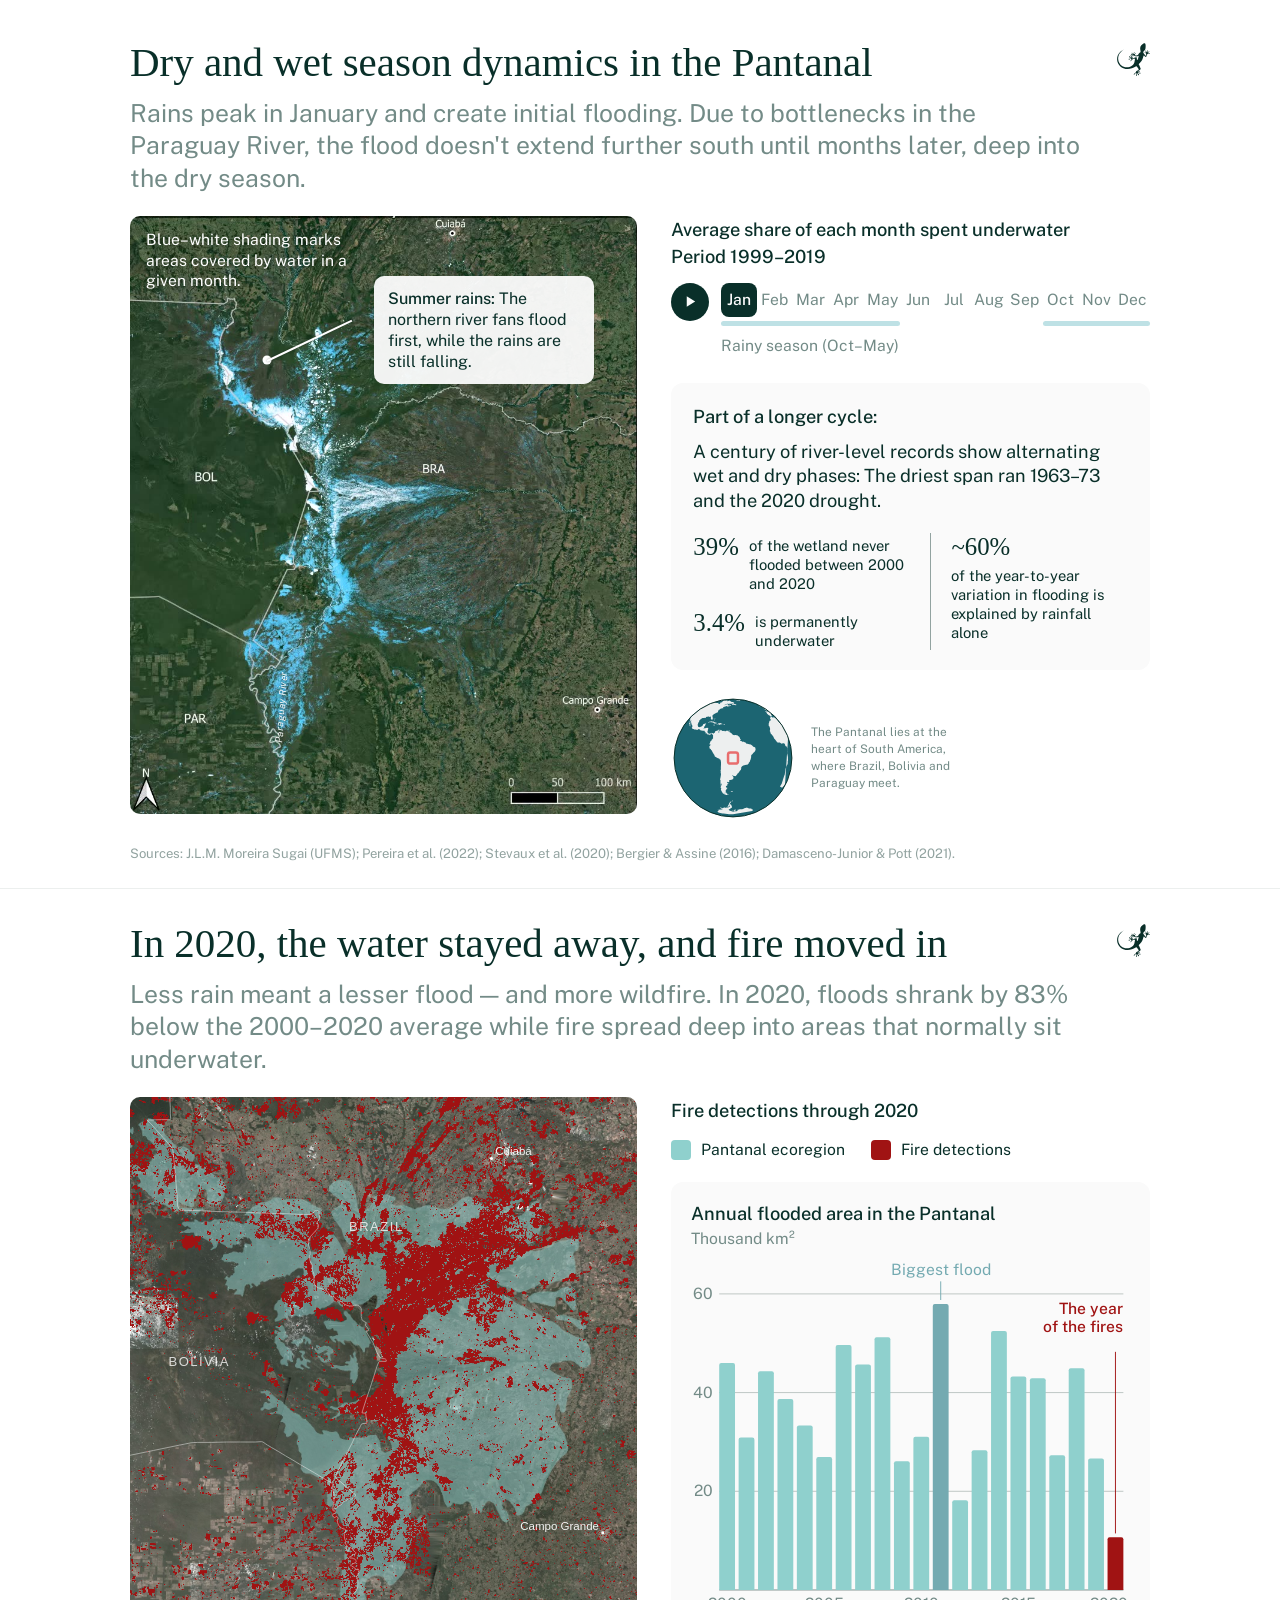
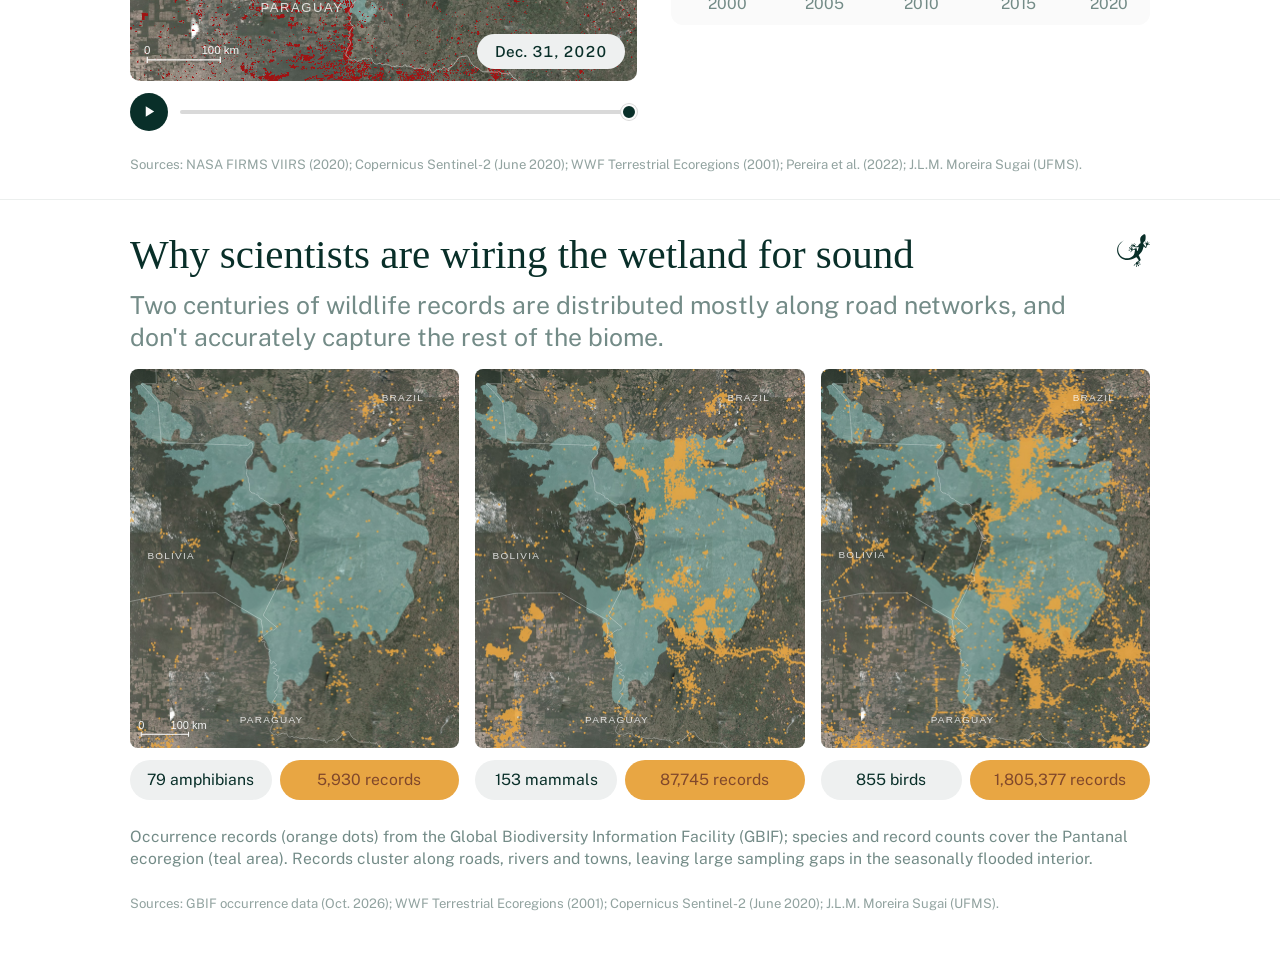
<file: index.html>
<!DOCTYPE html>
<html lang="en">
<head>
<meta charset="UTF-8">
<meta name="viewport" content="width=device-width, initial-scale=1.0">
<!-- lets Chrome 154+ size a host iframe to this page natively; other browsers use the shortcode's height formula -->
<meta name="responsive-embedded-sizing" content="allow-origins=*">
<title>Pantanal figures (2026_096)</title>
<link rel="preconnect" href="https://fonts.googleapis.com">
<link rel="preconnect" href="https://fonts.gstatic.com" crossorigin>
<link href="https://fonts.googleapis.com/css2?family=Public+Sans:wght@400;500;600&family=Rowan:wght@400;500&display=swap" rel="stylesheet">
<link rel="stylesheet" href="css/style.css">
<link rel="preload" as="image" href="assets/pdf_flood_july.jpg">
<link rel="preload" as="image" href="assets/pdf_fire_sep.jpg">
</head>
<body>

<!-- ============ Figure 1 — The dry and wet season dynamics in the Pantanal ============ -->
<section id="figure-1">
  <div class="wrap">
    <div class="card">
      <div class="fig-head">
        <h2 id="pulseHeading"></h2>
        <img class="fig-logo" src="assets/mongabay-logomark.svg" alt="Mongabay" width="40" height="40">
      </div>
      <div class="section-body" id="pulseBody"></div>
      <div class="two-col">
        <div>
          <div class="map-frame" id="pulseFrame">
            <video id="pulseVideo" src="assets/flood_monthly.mp4" poster="assets/flood_poster.jpg"
                   muted playsinline loop preload="auto"></video>
            <p class="map-overlay" id="pulseOverlay"></p>
            <span class="river-label">Paraguay River</span>
            <!-- callouts injected here -->
          </div>
        </div>
        <div>
          <p class="map-title"><span id="pulseMapTitle"></span><span class="map-title-period" id="pulseMapPeriod"></span></p>
          <div class="transport">
            <button class="playbtn" id="pulsePlay" aria-label="Play or pause the monthly flood animation"></button>
            <div class="month-dial">
              <div class="month-row" id="monthRow"></div>
              <div class="season-band" id="seasonBand"></div>
              <div class="season-label" id="seasonLabel"></div>
            </div>
          </div>
          <div class="cycle-panel">
            <p class="panel-lead" id="pulseCycleLead"></p>
            <p class="panel-body" id="pulseCycleNote"></p>
            <div class="stat-grid" id="pulseStats"></div>
          </div>
          <figure class="globe-row">
            <img src="assets/locator_globe.svg" alt="Globe centred on South America with the Pantanal marked in red">
            <figcaption id="pulseGlobeCaption"></figcaption>
          </figure>
        </div>
      </div>
      <p class="fig-sources" id="fig1Sources"></p>
    </div>
  </div>
</section>

<!-- ============ Figure 2 — In 2020 the water stayed away, and fire moved in ============ -->
<section id="figure-2">
  <div class="wrap">
    <div class="card">
      <div class="fig-head">
        <h2 id="fireHeading"></h2>
        <img class="fig-logo" src="assets/mongabay-logomark.svg" alt="Mongabay" width="40" height="40">
      </div>
      <div class="section-body" id="fireBody"></div>
      <div class="two-col">
        <div>
          <div class="map-frame">
            <img class="map-base" src="assets/fig2_basemap_photo.jpg"
                 alt="Satellite map of the Pantanal, teal ecoregion area with 2020 fire detections in red">
            <canvas id="fireCanvas" width="1320" height="1520" aria-hidden="true"></canvas>
            <img class="map-furniture" src="assets/fig2_overlay.svg" alt="" aria-hidden="true">
            <div class="date-chip" id="dateChip">Dec. 31, 2020</div>
          </div>
          <div class="transport">
            <button class="playbtn" id="firePlay" aria-label="Play or pause the 2020 flood and fire animation"></button>
            <input type="range" class="timeline" id="fireSlider" min="0" max="1000" value="0"
                   aria-label="Scrub through 2020">
          </div>
        </div>
        <div>
          <p class="map-title" id="fireMapTitle"></p>
          <div class="legend" id="fireLegend"></div>
          <div class="chart-block">
            <p class="chart-title" id="chartTitle"></p>
            <p class="chart-unit" id="chartUnit"></p>
            <svg id="floodChart" viewBox="0 0 560 450" role="img"
                 aria-label="Bar chart of annual flooded area in the Pantanal, 2000 to 2020"></svg>
          </div>
        </div>
      </div>
      <p class="fig-sources" id="fig2Sources"></p>
    </div>
  </div>
</section>

<!-- ============ Figure 3 — Why scientists are wiring the wetland for sound ============ -->
<section id="figure-3">
  <div class="wrap">
    <div class="card">
      <div class="fig-head">
        <h2 id="listenHeading"></h2>
        <img class="fig-logo" src="assets/mongabay-logomark.svg" alt="Mongabay" width="40" height="40">
      </div>
      <div class="section-body" id="listenBody"></div>
      <div class="gbif-grid" id="gbifGrid"></div>
      <p class="map-caption" id="gbifCaption"></p>
      <p class="fig-sources" id="fig3Sources"></p>
    </div>
  </div>
</section>

<script src="js/content.js"></script>
<script src="assets/fire_days.js"></script>
<script src="js/main.js"></script>
</body>
</html>
</file>
<file: css/style.css>
/* ============================================================
   Pantanal flood pulse × fire × bioacoustics — Mongabay style
   Layout and type follow Andrés's Illustrator redesign
   (2026_096_AA_Pantanal_v1.ai, 28 Oct), scaled from its
   1350 pt canvas to the page. Tokens first — adjust here.
   ============================================================ */

:root {
  /* Mongabay Design System tokens — adjust here */
  --pine: #092f29;         /* pine-green */
  --emerald: #006a54;      /* emerald-green */
  --charcoal: #181818;
  --gray-mid: #d9d9d9;     /* medium-gray / border */
  --offwhite: #eef0f0;     /* off-white (pills ground) */
  --white: #fcfcfc;
  --surface: #ffffff;      /* finished graphics sit on white, like the article page */
  --chart-panel: #fafafa;  /* chart + note panels */
  --hairline: #0f362e14;   /* line */
  --ink: #092f29;          /* text on light = pine */
  --tone-light: #738b87;   /* ink-muted: decks, captions, axis labels */
  --ink-subtle: #92a3a0;   /* source lines, panel divider */

  /* Data + map tokens — adjust here */
  --flood-teal: #8fd0cd;   /* bars + flood legend, matches the video's water */
  --flood-deep: #74aab1;   /* highlighted 2011 bar + its leader */
  --fire-red: #a01313;     /* 2020 bar, fire legend, red annotation */
  --flood-light: #bee1e5;  /* sky-blue: rainy-season band */
  --chart-grid: #788986;
  --tiger-orange: #e8a643;      /* GBIF dots + record pill background — adjust here */
  --tiger-orange-tone: #80482b; /* record pill text (brown) — adjust here */

  /* Typography — adjust font stacks and base size here */
  --font-serif: "Rowan", Georgia, serif;
  --font-sans: "Public Sans", Helvetica, Arial, sans-serif;
  --text-base: 16px;

  /* Layout — adjust page width and rhythm here */
  --maxw: 1060px;
  --gap: 28px;
  --radius: 10px;
}

* { box-sizing: border-box; margin: 0; padding: 0; }

html {
  font-size: var(--text-base);
  /* stop iOS Safari inflating text in the scaled embed (a 1060px layout
     in a phone-width frame triggers its desktop-site font boosting) */
  -webkit-text-size-adjust: 100%;
  text-size-adjust: 100%;
}

body {
  font-family: var(--font-sans);
  color: var(--ink);
  background: var(--surface);   /* white, matching the article page — adjust here */
  line-height: 1.5;
  -webkit-font-smoothing: antialiased;
}

.wrap {
  max-width: var(--maxw);
  margin: 0 auto;
  padding: 0 20px;
}

/* ---------------- figures (stand-alone cards) ---------------- */

section { padding: 24px 0; }
section:first-of-type { padding-top: 32px; }
section:last-of-type { padding-bottom: 48px; }

/* figures flow on the white page; a hairline separates them in the compiled view */
body:not(.solo) section + section { border-top: 1px solid var(--hairline); }

/* embed fill mode (?fig=N&fill=1): the card stretches to the iframe height
   and spare pixels spread into the gaps between its blocks */
body.solo.fill { min-height: 100vh; display: flex; flex-direction: column; }

/* embed scale mode: the solo page renders its full 1060px two-column
   design and is scaled to the frame width, like a static figure */
body.scaled { overflow-x: hidden; }
/* no section padding in embeds: a fixed (unscaled) offset above the wrap
   would push the figure's bottom past the aspect-ratio-sized frame */
body.scaled.solo.fill section { flex: none; display: block; padding: 0 !important; }
body.scaled.solo.fill section .wrap {
  display: block;
  width: 1060px;
  max-width: 1060px;
  transform-origin: 0 0;
}
/* freeze the fluid type at its design (1060px) size so the scale is uniform */
body.scaled h2 { font-size: 2.56rem; }
body.scaled .fig-logo { width: 2.05rem; }
body.scaled .section-body p { font-size: 1.55rem; }
body.scaled .map-title { font-size: 1.14rem; }
body.scaled .map-overlay { font-size: 0.98rem; }
body.scaled .callout .box { width: 22ch; font-size: 1rem; }
body.scaled .month-cell, body.scaled .season-label { font-size: 0.98rem; }
body.solo.fill section { flex: 1; display: flex; }
body.solo.fill section .wrap { flex: 1; display: flex; flex-direction: column; width: 100%; }
body.solo.fill .card { flex: 1; display: flex; flex-direction: column; justify-content: space-between; }

.card { padding: 6px 0 0; }

.fig-head {
  display: flex;
  justify-content: space-between;
  align-items: flex-start;
  gap: 16px;
  margin-bottom: 10px;
}
.fig-head h2 { margin-bottom: 0; }

/* lizard mark: 0.8 × the title size, as in the static graphics */
.fig-logo {
  flex: none;
  width: clamp(1.3rem, 3vw, 2.05rem);   /* adjust mark size here */
  height: auto;
  margin-top: 0.3rem;
}

h2 {
  font-family: var(--font-serif);
  font-weight: 400;
  font-size: clamp(1.5rem, 3.85vw, 2.56rem);
  line-height: 1.2;
  color: var(--pine);
}

.section-body p {
  margin-bottom: 14px;
  font-weight: 400;
  font-size: clamp(1.05rem, 2.35vw, 1.55rem);
  line-height: 1.3;
  color: var(--tone-light);   /* ink-muted deck — adjust here */
  max-width: 64ch;
}

.two-col {
  display: grid;
  grid-template-columns: 1.06fr 1fr;   /* map | text, as in the v1 artboards — adjust here */
  gap: clamp(20px, 3vw, 34px);
  align-items: start;
  margin-top: 22px;
}

.map-title {
  font-size: clamp(0.95rem, 1.7vw, 1.14rem);
  font-weight: 500;
  color: var(--pine);
  margin-bottom: 10px;
}
.map-title-period { display: block; }

/* ---------------- video + overlays ---------------- */

.map-frame {
  position: relative;
  border-radius: var(--radius);
  overflow: hidden;
  container-type: inline-size;   /* lets the date chip scale with the video */
}
.map-frame video, .map-frame img.still { width: 100%; display: block; }

/* white annotation over the map's top-left corner (replaces the caption);
   the soft shadow keeps it readable while the flood animates beneath */
.map-overlay {
  position: absolute;
  top: 14px; left: 16px;
  color: #fff;
  font-size: clamp(0.78rem, 1.5vw, 0.98rem);
  line-height: 1.32;
  max-width: 21ch;
  text-shadow: 0 1px 8px rgba(0, 0, 0, 0.5);
}

/* callouts over the flood map */
.callout {
  position: absolute;
  opacity: 0;
  transition: opacity 0.45s ease;
  pointer-events: none;
}
.callout.visible { opacity: 1; }
.callout .dot {
  position: absolute;
  width: 9px; height: 9px;
  border-radius: 50%;
  background: #fff;
  transform: translate(-50%, -50%);
}
.callout .line {
  position: absolute;
  height: 2px;
  background: #fff;
  box-shadow: 0 0 2px rgba(0, 0, 0, 0.4);
  transform-origin: left center;
}
.callout .box {
  position: absolute;
  width: min(22ch, 44vw);
  background: rgba(252, 252, 252, 0.95);
  border-radius: 10px;
  padding: 12px 14px;
  font-size: clamp(0.78rem, 1.55vw, 1rem);
  line-height: 1.32;
  color: var(--ink);
}
.callout .box b { font-weight: 500; }

/* date chip (2020 map) — sized in container units so it always
   covers the burned-in label corner, whatever the video width */
.date-chip {
  position: absolute;
  right: 12px; bottom: 12px;
  padding: 10px 18px;
  background: var(--offwhite);   /* rounded pill, like the Fig 3 labels — adjust here */
  color: var(--ink);
  font-variant-numeric: tabular-nums;
  font-size: clamp(0.72rem, 3.4cqw, 0.95rem);
  font-weight: 500;
  border-radius: 999px;
  line-height: 1;
}

/* fire canvas sits over the basemap image; label overlay above the fire */
.map-frame img.map-base { width: 100%; display: block; }
#fireCanvas,
.map-frame img.map-furniture {
  position: absolute;
  inset: 0;
  width: 100%;
  height: 100%;
  pointer-events: none;
}

/* river label on the Fig 1 animation — position/rotation adjust here */
.river-label {
  position: absolute;
  left: 30%;
  top: 82%;
  transform: translate(-50%, -50%) rotate(-86deg);
  color: var(--white);
  font-style: italic;
  font-size: clamp(0.6rem, 1.9cqw, 0.82rem);
  letter-spacing: 0.05em;
  text-shadow: 0 1px 6px rgba(0, 0, 0, 0.55);
  white-space: nowrap;
  pointer-events: none;
}

/* transport row: play button + dial / slider */
.transport {
  display: flex;
  align-items: flex-start;
  gap: 12px;
  margin-top: 12px;
}

.playbtn {
  flex: none;
  width: 38px; height: 38px;
  border: none;
  border-radius: 50%;
  background: var(--pine);         /* control color — adjust here */
  color: var(--white);
  cursor: pointer;
  display: grid;
  place-items: center;
}
.playbtn svg { width: 15px; height: 15px; fill: currentColor; }

/* month dial (fig 1 right column) */
.month-dial { flex: 1; }
.month-row { display: flex; }
.month-cell {
  flex: 1;
  border: none;
  background: none;
  font-family: var(--font-sans);
  font-size: clamp(0.72rem, 1.5vw, 0.98rem);
  font-weight: 400;
  color: var(--tone-light);
  padding: 7px 0 8px;
  cursor: pointer;
  border-radius: 8px;
  position: relative;
}
.month-cell.active {
  background: var(--pine);
  color: var(--white);
  font-weight: 500;
}
.season-band { position: relative; height: 5px; margin-top: 4px; }
.season-band .seg {
  position: absolute;
  top: 0; height: 100%;
  background: var(--flood-light);   /* rainy-season band color — adjust here */
  border-radius: 2.5px;
}
.season-label {
  font-size: clamp(0.72rem, 1.5vw, 0.98rem);
  color: var(--tone-light);
  margin-top: 8px;
}

/* hover states only where a real pointer exists */
@media (hover: hover) and (pointer: fine) {
  .playbtn:hover { background: var(--emerald); }
  .month-cell:not(.active):hover { background: var(--offwhite); }
}

/* 2020 slider */
input[type="range"].timeline {
  flex: 1;
  align-self: center;
  -webkit-appearance: none;
  appearance: none;
  height: 4px;
  border-radius: 2px;
  background: var(--gray-mid);
  outline: none;
}
input[type="range"].timeline::-webkit-slider-thumb {
  -webkit-appearance: none;
  appearance: none;
  width: 16px; height: 16px;
  border-radius: 50%;
  background: var(--pine);
  border: 2.5px solid var(--white);
  box-shadow: 0 0 0 1px var(--gray-mid);
  cursor: pointer;
}
input[type="range"].timeline::-moz-range-thumb {
  width: 16px; height: 16px;
  border-radius: 50%;
  background: var(--pine);
  border: 2.5px solid var(--white);
  box-shadow: 0 0 0 1px var(--gray-mid);
  cursor: pointer;
}

.map-caption {
  font-size: 0.98rem;
  color: var(--tone-light);
  line-height: 1.4;
  margin-top: 26px;
}

/* legend (fig 2 right column) */
.legend { display: flex; gap: 26px; margin: 14px 0 20px; flex-wrap: wrap; }
.legend .item { display: flex; align-items: center; gap: 10px; font-size: 0.98rem; color: var(--ink); }
.legend .sw { width: 20px; height: 20px; border-radius: 4px; }
.legend .sw.flood { background: var(--flood-teal); }
.legend .sw.fire { background: var(--fire-red); }

/* ---------------- fig 1: cycle panel + stats ---------------- */

.cycle-panel {
  background: var(--chart-panel);   /* note panel ground — adjust here */
  border-radius: 12px;
  padding: 20px 22px;
  margin-top: 26px;
}
.panel-lead {
  font-size: 1.14rem;
  font-weight: 500;
  color: var(--ink);
  margin-bottom: 10px;
}
.panel-body {
  font-size: 1.14rem;
  line-height: 1.32;
  color: var(--ink);
}
.stat-grid {
  display: grid;
  grid-template-columns: 1.2fr 1fr;
  margin-top: 20px;
}
.stat-col { display: flex; flex-direction: column; gap: 16px; padding-right: 10px; }
.stat-col.right {
  border-left: 1px solid var(--ink-subtle);   /* divider — adjust here */
  padding: 0 0 0 20px;
}
.stat { display: flex; gap: 10px; align-items: flex-start; }
.stat.tall { flex-direction: column; gap: 6px; }
.stat-num {
  font-family: var(--font-serif);   /* serif stat numbers — adjust here */
  font-size: 1.55rem;   /* big stat numbers — adjust here */
  line-height: 1.1;
  color: var(--ink);
}
.stat-label {
  font-size: 0.92rem;
  line-height: 1.3;
  color: var(--ink);
  padding-top: 3px;
}
.stat.tall .stat-label { padding-top: 0; }

/* locator globe under the panel, label beside it */
.globe-row {
  display: flex;
  align-items: center;
  gap: 16px;
  margin-top: 26px;
}
.globe-row img { width: 124px; flex: none; }   /* globe size — adjust here */
.globe-row figcaption {
  font-size: 0.74rem;
  color: var(--tone-light);
  line-height: 1.45;
  max-width: 24ch;
}

/* ---------------- fig 2: bar chart ---------------- */

.chart-block {
  background: var(--chart-panel);   /* charts sit on a chart-panel — adjust here */
  border-radius: 12px;
  padding: 18px 20px 12px;
}
.chart-title {
  font-size: 1.14rem;
  font-weight: 500;
  color: var(--ink);
}
.chart-unit { font-size: 0.98rem; color: var(--tone-light); margin-bottom: 10px; }
#floodChart { width: 100%; height: auto; display: block; }
#floodChart text { font-family: var(--font-sans); }

/* ---------------- fig 3: GBIF multiples + pills ---------------- */

.gbif-grid {
  display: grid;
  grid-template-columns: repeat(3, 1fr);
  gap: 16px;
  margin-top: 16px;
}
.gbif-grid figure { margin: 0; }
.gbif-grid img {
  width: 100%;
  display: block;
  border-radius: 8px;
}
.pill-row { display: flex; gap: 8px; margin-top: 12px; }
.pill {
  border-radius: 999px;
  font-size: 0.98rem;
  line-height: 1;
  padding: 12px 8px;
  text-align: center;
  white-space: nowrap;
}
.pill-light { background: var(--offwhite); color: var(--ink); flex: 0 0 43%; }
.pill-dark { background: var(--tiger-orange); color: var(--tiger-orange-tone); flex: 1; }

#figure-3 .map-title { margin-top: 20px; }
#figure-3 .map-caption { max-width: none; }

/* ---------------- per-figure source line ---------------- */

.fig-sources {
  margin-top: 24px;
  font-size: 0.82rem;        /* a credit, not fine print */
  color: var(--ink-subtle);
  line-height: 1.5;
}

/* ---------------- print (for the Illustrator snapshot) ---------------- */

/* pdf snapshot mode keeps the desktop layout whatever the print engine's
   layout width, so columns match the live page */
body.pdf .two-col { grid-template-columns: 1.06fr 1fr; }
body.pdf .callout .box { width: min(22ch, 260px); }

@media print {
  * { print-color-adjust: exact; -webkit-print-color-adjust: exact; }
  .playbtn, input.timeline { display: none; }  /* UI controls, not design content */
  .card, .map-frame, .chart-block { break-inside: avoid; }
  body:not(.solo) section + section { border-top: none; }
}

/* ---------------- responsive ---------------- */

@media (max-width: 760px) {
  /* none of this applies in scaled embeds, which keep the 1060px design */
  body:not(.scaled) .two-col { grid-template-columns: 1fr; }
  body:not(.scaled) .stat-grid { grid-template-columns: 1fr; }
  body:not(.scaled) .stat-col { padding-right: 0; }
  body:not(.scaled) .stat-col.right {
    border-left: none;
    border-top: 1px solid var(--ink-subtle);
    padding: 16px 0 0;
    margin-top: 16px;
  }
  /* GBIF maps stay three-across so the comparison reads at a glance */
  body:not(.scaled) .gbif-grid { gap: 8px; }
  body:not(.scaled) .pill-row { flex-direction: column; gap: 6px; }
  body:not(.scaled) .pill { font-size: 0.72rem; padding: 8px 6px; }
  body:not(.scaled) .pill-light { flex: none; }
}
</file>
